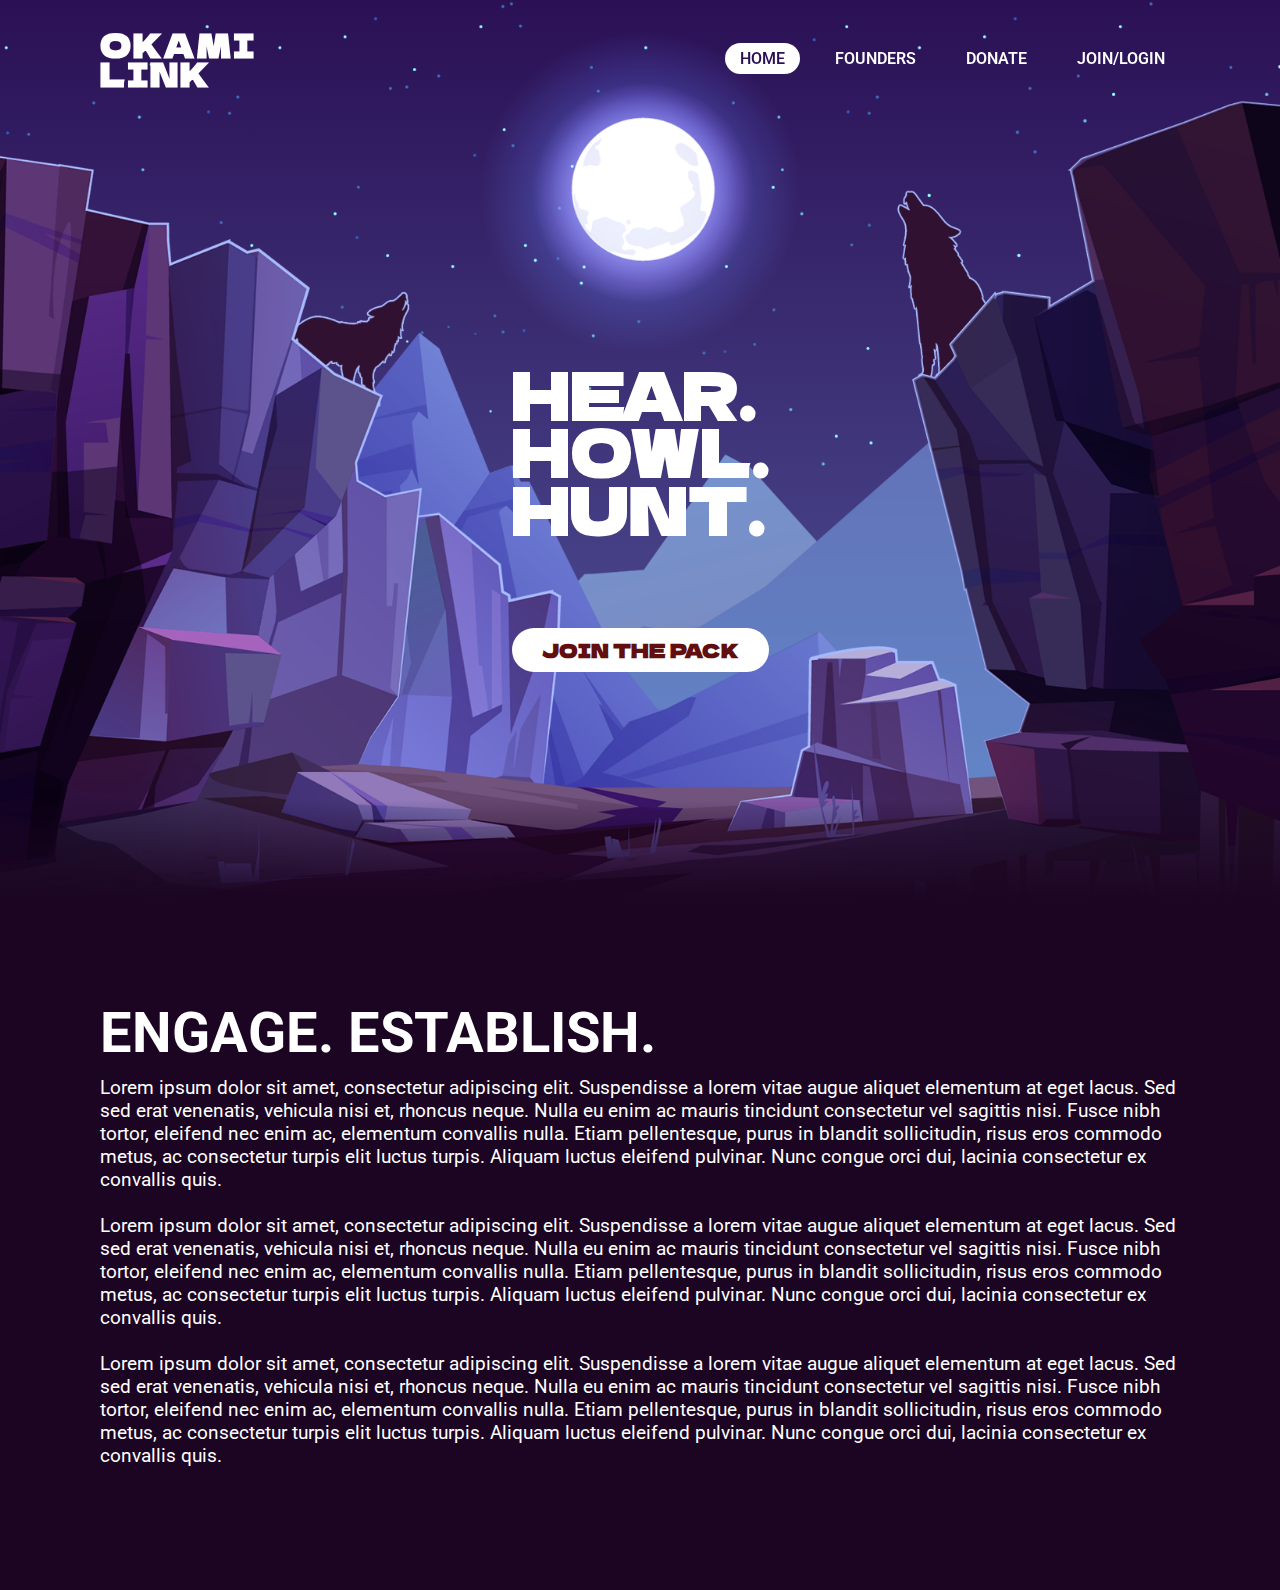
<file: index.html>
<!DOCTYPE html>
<html>
<head>
    <meta charset='utf-8'>
    <meta http-equiv='X-UA-Compatible' content='IE=edge'>
    <title>Okami Link</title>
    <meta name='viewport' content='width=device-width, initial-scale=1'>
    <link rel='stylesheet' type='text/css' media='screen' href='global_src/main_styles.css'>
    <link rel="icon" href="global_src/favicon.ico" type="image/x-icon">
</head>
<body>
    <header>
        <a href="index.html" id="logo">Okami<br>Link</a>
        <ul>
            <li><a href="index.html" class="active">Home</a></li>
            <li><a href="founders/index.html">Founders</a></li>
            <li><a href="donate/index.html">Donate</a></li>
            <li><a href="login/index.html">Join/Login</a></li>
        </ul>
    </header>
    <section>
        <img src="global_src/stars.png" id="stars">
        <img src="global_src/moon.png" id="moon">
        <img src="global_src/mountains_behind.png" id="mountains_behind">
        <h2 id="text">Hear.<br>Howl.<br>Hunt.<br></h2>
        <a href="login/index.html" id="main_btn">Join the Pack</a>
        <img src="global_src/mountains_front.png" id="mountains_front">
    </section>
    <div class="about">
        <h2>ENGAGE. ESTABLISH.</h2>
        <p>Lorem ipsum dolor sit amet, consectetur adipiscing elit. Suspendisse a lorem vitae augue aliquet elementum at eget lacus.
            Sed sed erat venenatis, vehicula nisi et, rhoncus neque. Nulla eu enim ac mauris tincidunt consectetur vel sagittis nisi.
            Fusce nibh tortor, eleifend nec enim ac, elementum convallis nulla. Etiam pellentesque, purus in blandit sollicitudin,
            risus eros commodo metus, ac consectetur turpis elit luctus turpis. Aliquam luctus eleifend pulvinar. Nunc congue orci dui,
            lacinia consectetur ex convallis quis.<br><br>
            Lorem ipsum dolor sit amet, consectetur adipiscing elit. Suspendisse a lorem vitae augue aliquet elementum at eget lacus.
            Sed sed erat venenatis, vehicula nisi et, rhoncus neque. Nulla eu enim ac mauris tincidunt consectetur vel sagittis nisi.
            Fusce nibh tortor, eleifend nec enim ac, elementum convallis nulla. Etiam pellentesque, purus in blandit sollicitudin,
            risus eros commodo metus, ac consectetur turpis elit luctus turpis. Aliquam luctus eleifend pulvinar. Nunc congue orci dui,
            lacinia consectetur ex convallis quis.<br><br>
            Lorem ipsum dolor sit amet, consectetur adipiscing elit. Suspendisse a lorem vitae augue aliquet elementum at eget lacus.
            Sed sed erat venenatis, vehicula nisi et, rhoncus neque. Nulla eu enim ac mauris tincidunt consectetur vel sagittis nisi.
            Fusce nibh tortor, eleifend nec enim ac, elementum convallis nulla. Etiam pellentesque, purus in blandit sollicitudin,
            risus eros commodo metus, ac consectetur turpis elit luctus turpis. Aliquam luctus eleifend pulvinar. Nunc congue orci dui,
            lacinia consectetur ex convallis quis.<br><br>
        </p>
    </div>

    <script src='global_src/main_scripts.js'></script>
</body>
</html>
</file>
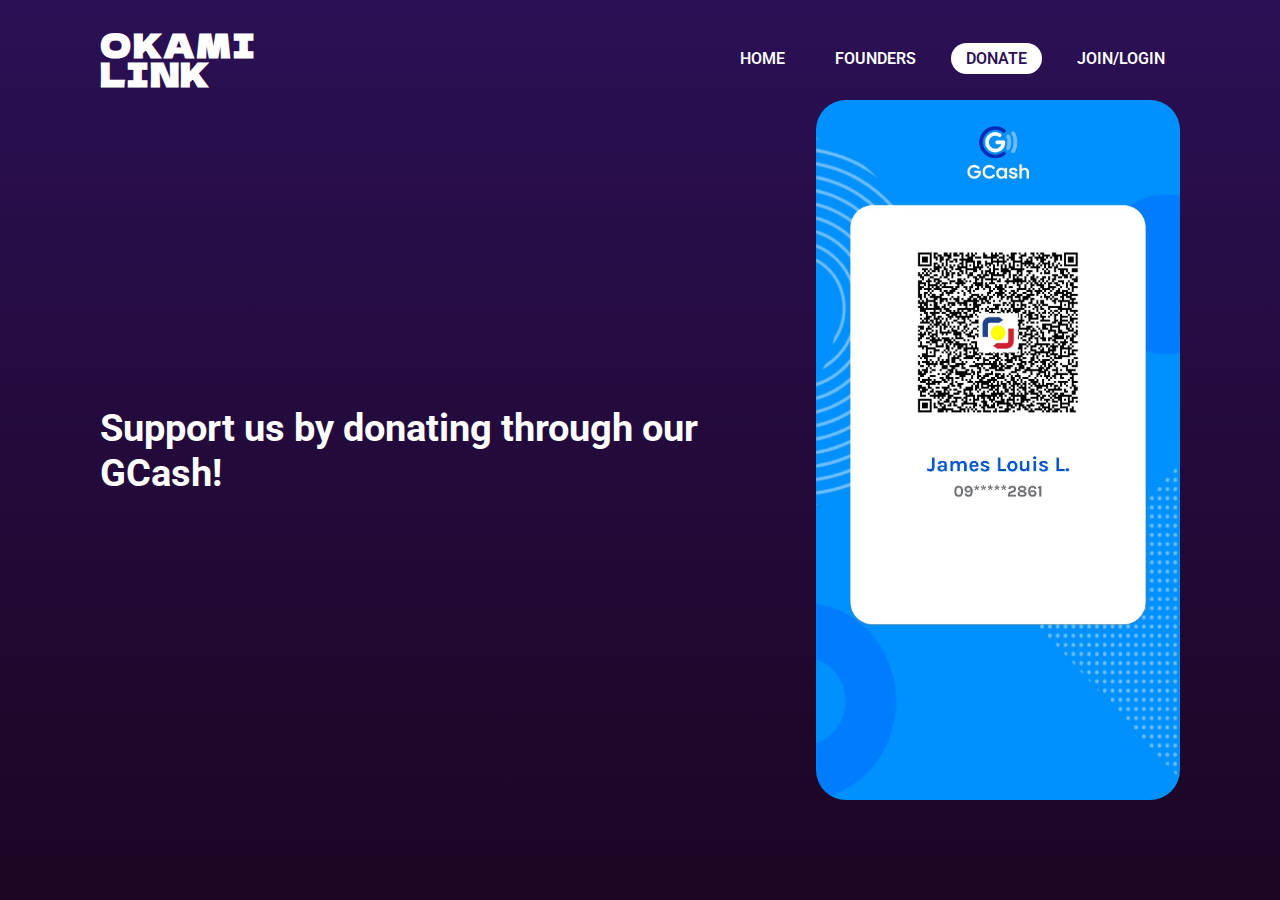
<file: donate/index.html>
<!DOCTYPE html>
<html>
<head>
    <meta charset='utf-8'>
    <meta http-equiv='X-UA-Compatible' content='IE=edge'>
    <title>Support Us!</title>
    <meta name='viewport' content='width=device-width, initial-scale=1'>
    <link rel='stylesheet' type='text/css' media='screen' href='src/styles.css'>
</head>
<body>
    <header>
        <a href="index.html" id="logo">Okami<br>Link</a>
        <ul>
            <li><a href="../index.html">Home</a></li>
            <li><a href="../founders/index.html">Founders</a></li>
            <li><a href="index.html" class="active">Donate</a></li>
            <li><a href="../login/index.html">Join/Login</a></li>
        </ul>
    </header>
    <section>
        <h1>Support us by donating through our GCash!</h1>
        <img src="src/dono.png">
    </section>
</body>
</html>
</file>
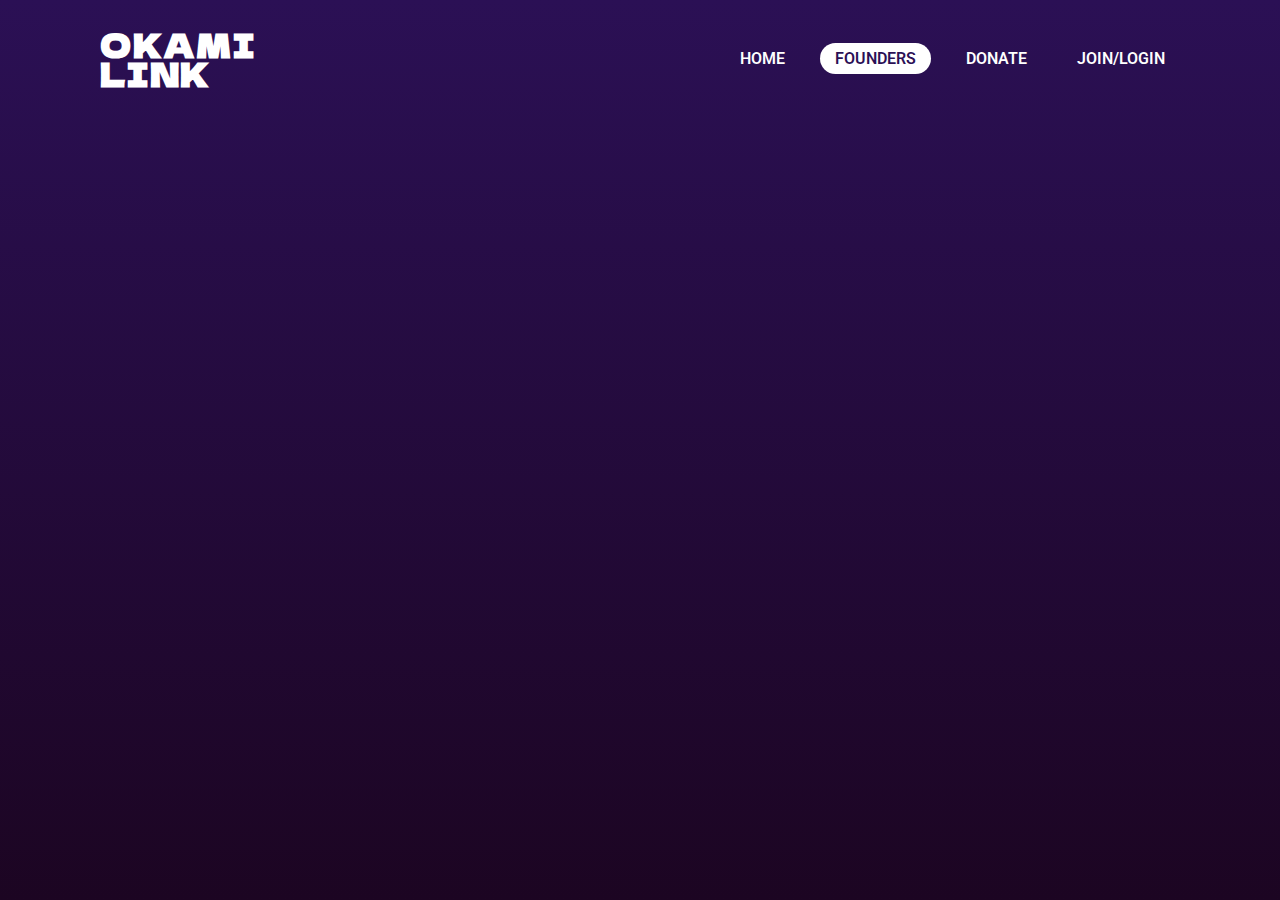
<file: founders/index.html>
<!DOCTYPE html>
<html>
<head>
    <meta charset='utf-8'>
    <meta http-equiv='X-UA-Compatible' content='IE=edge'>
    <title>Meet the Founders</title>
    <meta name='viewport' content='width=device-width, initial-scale=1'>
    <link rel='stylesheet' type='text/css' media='screen' href='src/styles.css'>
</head>
<body>
    <header>
        <a href="index.html" id="logo">Okami<br>Link</a>
        <ul>
            <li><a href="../index.html">Home</a></li>
            <li><a href="index.html" class="active">Founders</a></li>
            <li><a href="../donate/index.html">Donate</a></li>
            <li><a href="../login/index.html">Join/Login</a></li>
        </ul>
    </header>
</body>
</html>
</file>
<file: global_src/main_styles.css>
/* all styles go here */

@import url('https://fonts.googleapis.com/css2?family=Dela+Gothic+One&display=swap');
@import url('https://fonts.googleapis.com/css2?family=Roboto:wght@500&display=swap');

* {
    margin: 0;
    padding: 0;
    box-sizing: border-box;
    font-family: 'Roboto', sans-serif;
    scroll-behavior: smooth;
}

body {
    min-height: 100vh;
    background: linear-gradient(#2b1055, #7597de);
    overflow-x: hidden;
}

header {
    position: absolute;
    top: 0;
    left: 0;
    width: 100%;
    padding: 30px 100px;
    display: flex;
    justify-content: space-between;
    align-items: center;
    z-index: 9999;
}

header #logo {
    color: white;
    font-weight: 700;
    text-decoration: none;
    font-size: 2em;
    text-transform: uppercase;
    letter-spacing: 2px;
    font-family: 'Dela Gothic One', cursive;
    line-height: 0.9;
}

header ul {
    display: flex;
    justify-content: center;
    align-items: center;
}

header ul li {
    list-style: none;
    margin-left: 20px;
}

header ul li a {
    text-decoration: none;
    padding: 6px 15px;
    color: white;
    border-radius: 20px;
    text-transform: uppercase;
    font-weight: 560;
}

header ul li a:hover,
header ul li a.active {
    background: white;
    color: #2b1055;
}

section {
    position: relative;
    width: 100%;
    height: 100vh;
    padding: 100px;
    display: flex;
    justify-content: center;
    align-items: center;
    overflow: hidden;
}

section::before {
    content: '';
    position: absolute;
    bottom: 0;
    width: 100%;
    height: 100px;
    background: linear-gradient(to top, #1c0522, transparent);
    z-index: 1000;
}

section img {
    position: absolute;
    top: 0;
    left: 0;
    width: 100%;
    height: 100%;
    object-fit: cover;
    pointer-events: none;
}

section img#moon {
    mix-blend-mode: screen;
}

section img#mountains_front {
    z-index: 20;
}

/* All IDs */

#text {
    position: absolute;
    color: white;
    text-transform: uppercase;
    white-space: nowrap;
    font-size: 5vw;
    z-index: 10;
    font-family: 'Dela Gothic One', cursive;
    line-height: 0.9;
}

#main_btn {
    text-decoration: none;
    display: inline-block;
    padding: 8px 30px;
    border-radius: 40px;
    background: white;
    color: rgb(99, 14, 14);
    font-size: 1.2em;
    z-index: 30;
    transform: translateY(200px);
    text-transform: uppercase;
    font-weight: 800;
    font-family: 'Dela Gothic One', cursive;
}

/* All individual classes */

.about {
    position: relative;
    padding: 100px;
    background: #1c0522;
}

.about h2 {
    font-size: 3.5em;
    color: white;
    margin-bottom: 10px;
}

.about p {
    font-size: 1.2em;
    color: white;
}
</file>
<file: donate/src/styles.css>
/* all styles go here */

@import url('https://fonts.googleapis.com/css2?family=Dela+Gothic+One&display=swap');
@import url('https://fonts.googleapis.com/css2?family=Roboto:wght@500&display=swap');

* {
    margin: 0;
    padding: 0;
    box-sizing: border-box;
    font-family: 'Roboto', sans-serif;
    scroll-behavior: smooth;
}

body {
    min-height: 100vh;
    background: linear-gradient(#2b1055, #1c0522);
    overflow-x: hidden;
}

header {
    position: absolute;
    top: 0;
    left: 0;
    width: 100%;
    padding: 30px 100px;
    display: flex;
    justify-content: space-between;
    align-items: center;
    z-index: 9999;
}

header #logo {
    color: white;
    font-weight: 700;
    text-decoration: none;
    font-size: 2em;
    text-transform: uppercase;
    letter-spacing: 2px;
    font-family: 'Dela Gothic One', cursive;
    line-height: 0.9;
}

header ul {
    display: flex;
    justify-content: center;
    align-items: center;
}

header ul li {
    list-style: none;
    margin-left: 20px;
}

header ul li a {
    text-decoration: none;
    padding: 6px 15px;
    color: white;
    border-radius: 20px;
    text-transform: uppercase;
    font-weight: 560;
}

header ul li a:hover,
header ul li a.active {
    background: white;
    color: #2b1055;
}

section {
    position: relative;
    width: 100%;
    height: 100vh;
    padding: 100px;
    display: flex;
    justify-content: center;
    align-items: center;
    overflow: hidden;
}

/* section::before {
    content: '';
    position: absolute;
    bottom: 0;
    width: 100%;
    height: 100px;
    background: linear-gradient(to top, #1c0522, transparent);
    z-index: 1000;
} */

section h1 {
    color: white;
    font-size: 3vw;
}

section img {
    display: inline-block;
    height: 100%;
    pointer-events: none;
    border-radius: 30px;
}
</file>
<file: founders/src/styles.css>
/* all styles go here */

@import url('https://fonts.googleapis.com/css2?family=Dela+Gothic+One&display=swap');
@import url('https://fonts.googleapis.com/css2?family=Roboto:wght@500&display=swap');

* {
    margin: 0;
    padding: 0;
    box-sizing: border-box;
    font-family: 'Roboto', sans-serif;
    scroll-behavior: smooth;
}

body {
    min-height: 100vh;
    background: linear-gradient(#2b1055, #1c0522);
    overflow-x: hidden;
}

header {
    position: absolute;
    top: 0;
    left: 0;
    width: 100%;
    padding: 30px 100px;
    display: flex;
    justify-content: space-between;
    align-items: center;
    z-index: 9999;
}

header #logo {
    color: white;
    font-weight: 700;
    text-decoration: none;
    font-size: 2em;
    text-transform: uppercase;
    letter-spacing: 2px;
    font-family: 'Dela Gothic One', cursive;
    line-height: 0.9;
}

header ul {
    display: flex;
    justify-content: center;
    align-items: center;
}

header ul li {
    list-style: none;
    margin-left: 20px;
}

header ul li a {
    text-decoration: none;
    padding: 6px 15px;
    color: white;
    border-radius: 20px;
    text-transform: uppercase;
    font-weight: 560;
}

header ul li a:hover,
header ul li a.active {
    background: white;
    color: #2b1055;
}
</file>
